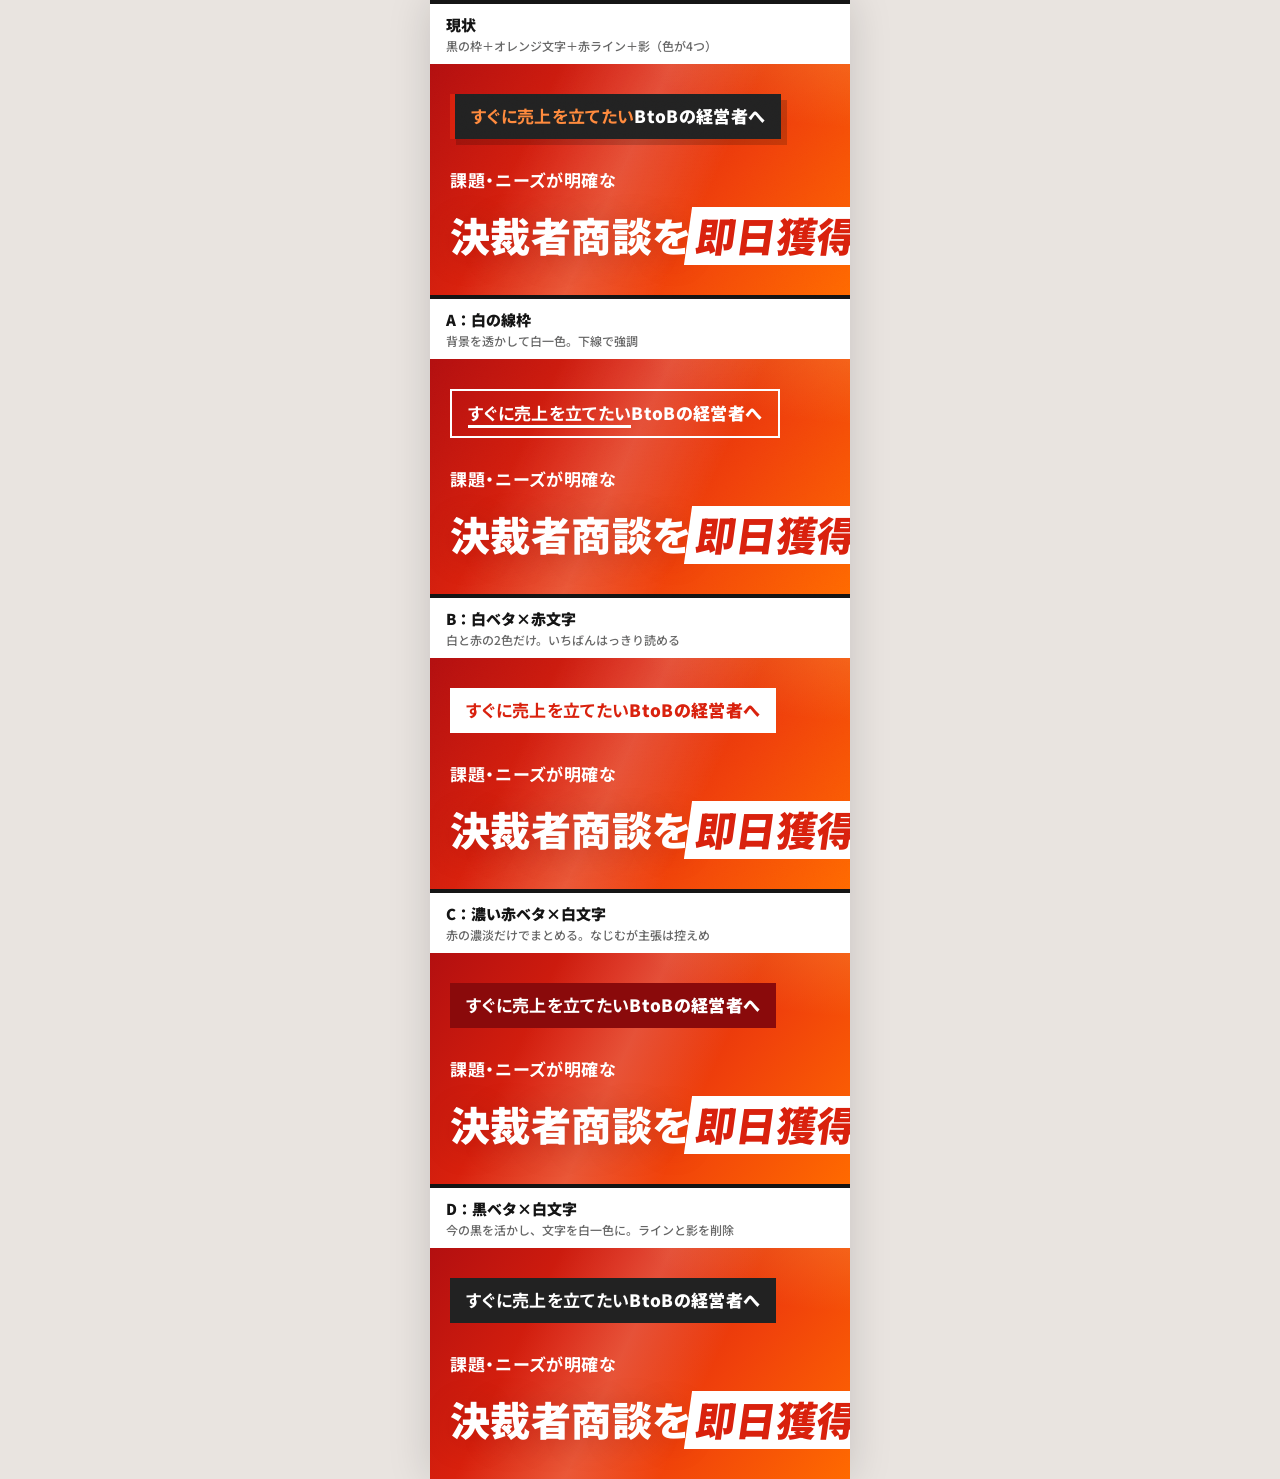
<file: _compare-color.html>
<!DOCTYPE html>
<html lang="ja">
<head>
<meta charset="UTF-8">
<meta name="viewport" content="width=device-width, initial-scale=1">
<meta name="robots" content="noindex, nofollow">
<title>対象者の配色 比較案</title>
<link href="https://fonts.googleapis.com/css2?family=Archivo:ital,wght@0,600;0,800;0,900;1,600;1,800;1,900&family=Noto+Sans+JP:wght@400;500;700;900&display=swap" rel="stylesheet">
<link rel="stylesheet" href="css/style.css?v=20261028l">
<style>
body{background:#e9e4e0;margin:0;}
.cmp-wrap{max-width:420px;margin:0 auto;}
.cmp-lbl{background:#fff;color:#141414;font:900 15px 'Noto Sans JP';padding:10px 16px;margin:0;border-top:4px solid #141414;}
.cmp-lbl small{display:block;font-weight:500;font-size:12px;color:#666;margin-top:2px;}
.cmp-wrap .fv{min-height:0;padding:30px 20px 30px;}
.vA .fv-for>span{background:transparent;color:#fff;border:2px solid #fff;box-shadow:none;}
.vA .fv-for b{color:#fff;border-bottom:3px solid #fff;}
.vB .fv-for>span{background:#fff;color:var(--red);border-left:0;box-shadow:none;}
.vB .fv-for b{color:var(--red);}
.vC .fv-for>span{background:#8a0a0b;color:#fff;border-left:0;box-shadow:none;}
.vC .fv-for b{color:#fff;}
.vD .fv-for>span{background:#222;color:#fff;border-left:0;box-shadow:none;}
.vD .fv-for b{color:#fff;}
</style>
</head>
<body>
<div class="cmp-wrap lp">
<p class="cmp-lbl">現状<small>黒の枠＋オレンジ文字＋赤ライン＋影（色が4つ）</small></p>
<section class="sec fv bg-red "><div class="sec-in">
  <p class="fv-for"><span><b>すぐに売上を立てたい</b>BtoBの経営者へ</span></p>
  <p class="fv-pre">課題・ニーズが明確な</p>
  <h1 class="fv-copy fv-copy1">決裁者商談を<span class="hl-w hl-sk">即日獲得。</span></h1>
</div></section>
<p class="cmp-lbl">A：白の線枠<small>背景を透かして白一色。下線で強調</small></p>
<section class="sec fv bg-red vA"><div class="sec-in">
  <p class="fv-for"><span><b>すぐに売上を立てたい</b>BtoBの経営者へ</span></p>
  <p class="fv-pre">課題・ニーズが明確な</p>
  <h1 class="fv-copy fv-copy1">決裁者商談を<span class="hl-w hl-sk">即日獲得。</span></h1>
</div></section>
<p class="cmp-lbl">B：白ベタ×赤文字<small>白と赤の2色だけ。いちばんはっきり読める</small></p>
<section class="sec fv bg-red vB"><div class="sec-in">
  <p class="fv-for"><span><b>すぐに売上を立てたい</b>BtoBの経営者へ</span></p>
  <p class="fv-pre">課題・ニーズが明確な</p>
  <h1 class="fv-copy fv-copy1">決裁者商談を<span class="hl-w hl-sk">即日獲得。</span></h1>
</div></section>
<p class="cmp-lbl">C：濃い赤ベタ×白文字<small>赤の濃淡だけでまとめる。なじむが主張は控えめ</small></p>
<section class="sec fv bg-red vC"><div class="sec-in">
  <p class="fv-for"><span><b>すぐに売上を立てたい</b>BtoBの経営者へ</span></p>
  <p class="fv-pre">課題・ニーズが明確な</p>
  <h1 class="fv-copy fv-copy1">決裁者商談を<span class="hl-w hl-sk">即日獲得。</span></h1>
</div></section>
<p class="cmp-lbl">D：黒ベタ×白文字<small>今の黒を活かし、文字を白一色に。ラインと影を削除</small></p>
<section class="sec fv bg-red vD"><div class="sec-in">
  <p class="fv-for"><span><b>すぐに売上を立てたい</b>BtoBの経営者へ</span></p>
  <p class="fv-pre">課題・ニーズが明確な</p>
  <h1 class="fv-copy fv-copy1">決裁者商談を<span class="hl-w hl-sk">即日獲得。</span></h1>
</div></section>
</div>
</body>
</html>
</file>
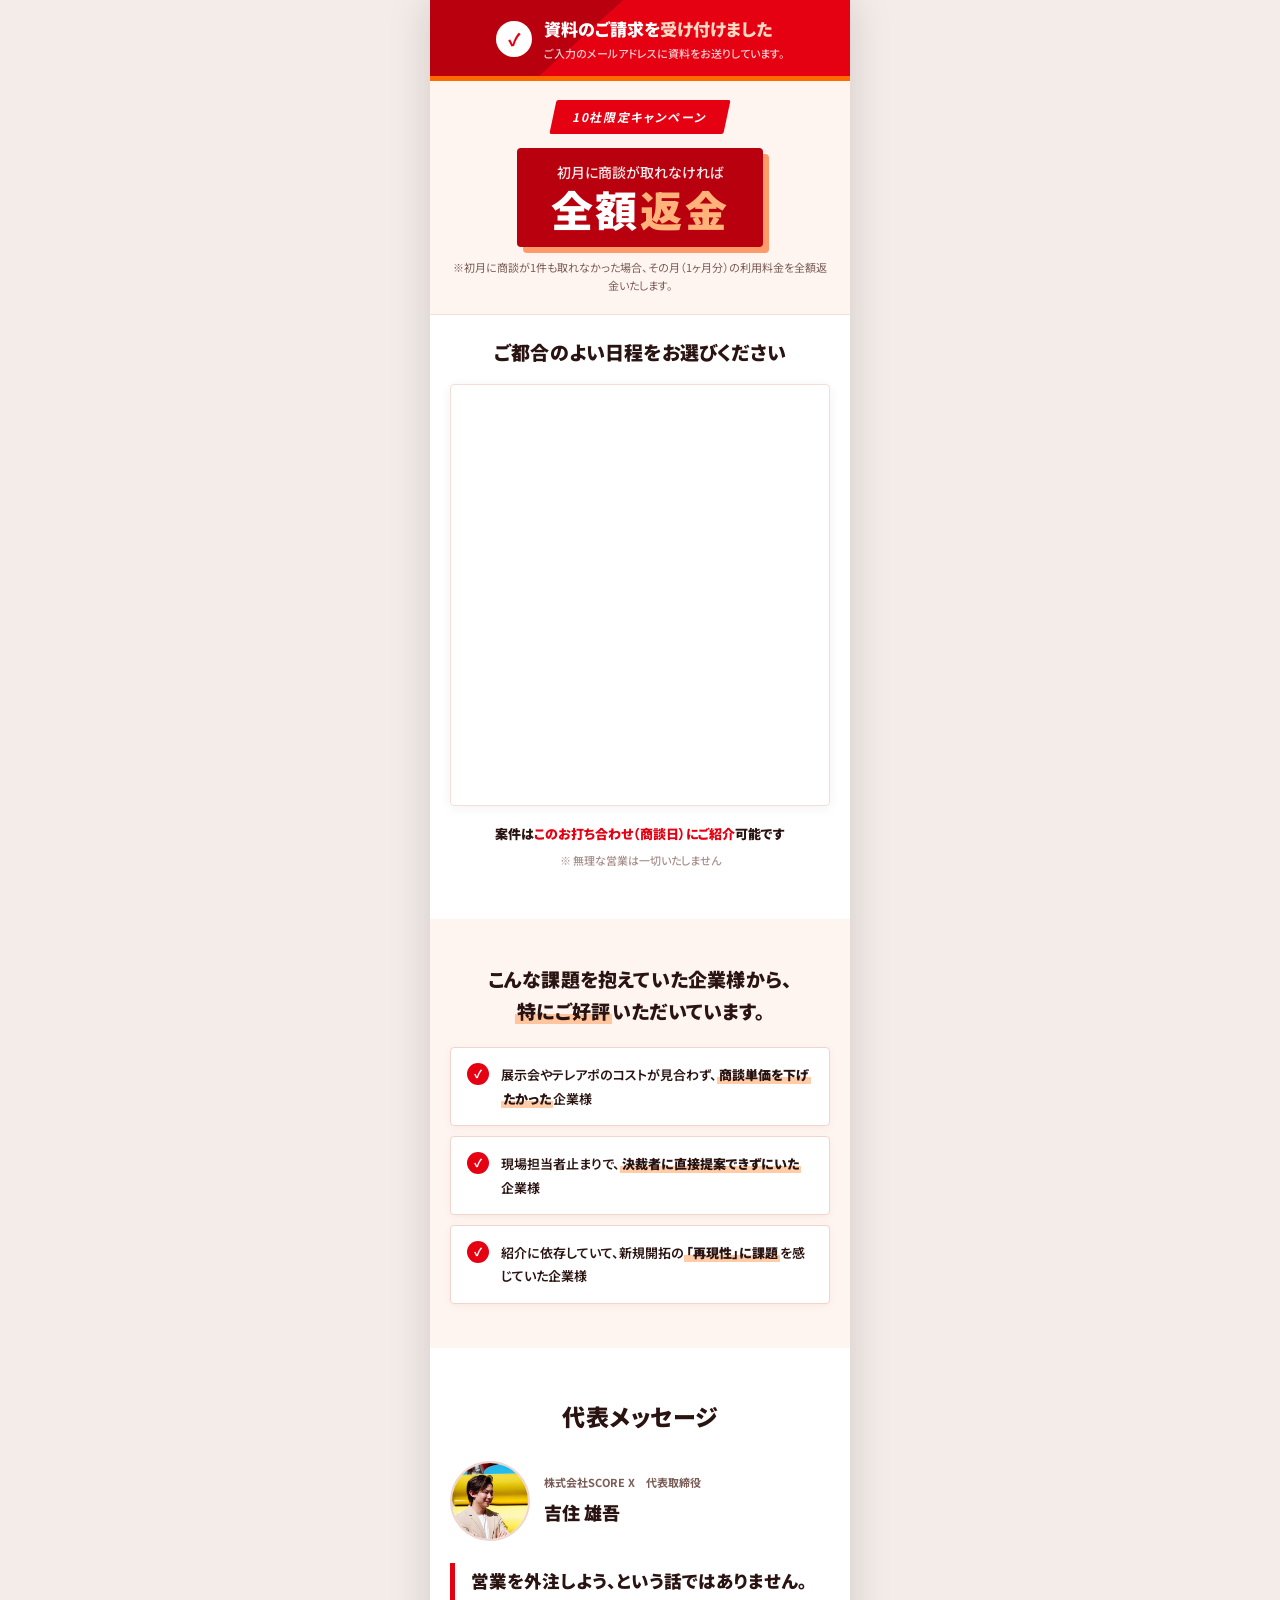
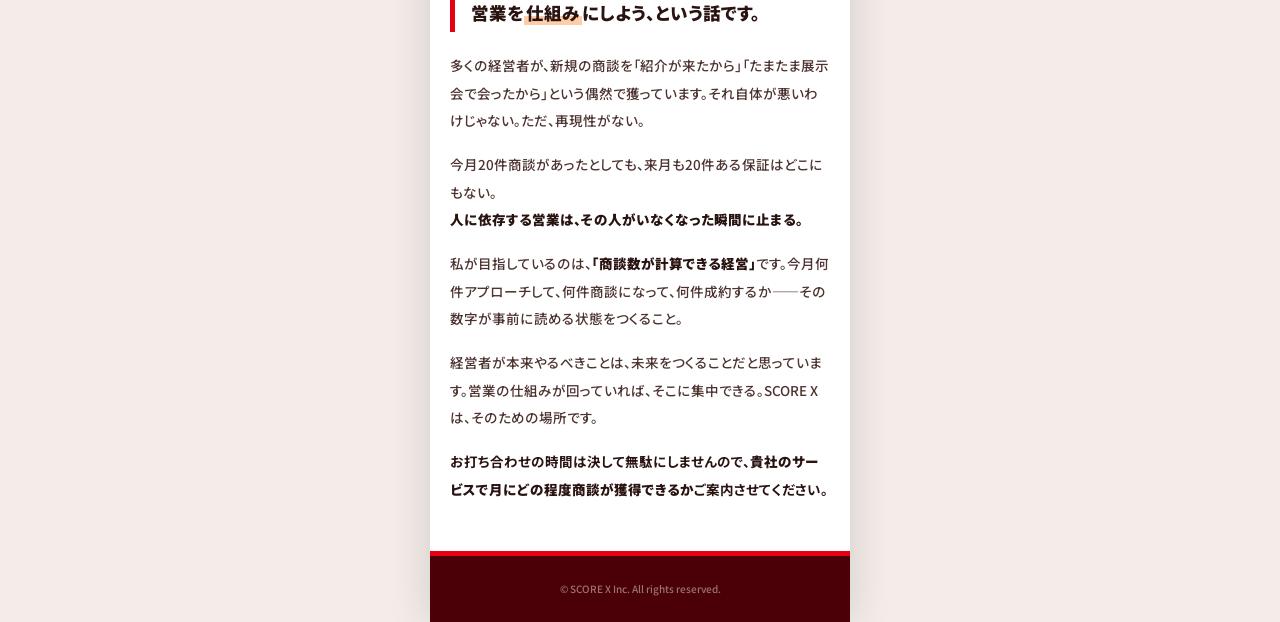
<file: thanks.html>
<!DOCTYPE html>
<html lang="ja">
<head>
<meta charset="UTF-8">
<meta name="robots" content="noindex, nofollow">
<meta name="viewport" content="width=device-width, initial-scale=1">
<!-- Google Tag Manager -->
<script>(function(w,d,s,l,i){w[l]=w[l]||[];w[l].push({'gtm.start':
new Date().getTime(),event:'gtm.js'});var f=d.getElementsByTagName(s)[0],
j=d.createElement(s),dl=l!='dataLayer'?'&l='+l:'';j.async=true;j.src=
'https://www.googletagmanager.com/gtm.js?id='+i+dl;f.parentNode.insertBefore(j,f);
})(window,document,'script','dataLayer','GTM-TBVCL29K');</script>
<!-- End Google Tag Manager -->
<title>資料請求完了｜SCORE X</title>
<link rel="preconnect" href="https://fonts.googleapis.com">
<link href="https://fonts.googleapis.com/css2?family=Archivo:ital,wght@0,600;0,800;0,900;1,600;1,800;1,900&family=Noto+Sans+JP:wght@400;500;700;900&display=swap" rel="stylesheet">
<link rel="stylesheet" href="css/style.css?v=20261027c">
<style>
  /* サンクスページ専用 */
  @keyframes fadeUp{from{opacity:0;transform:translateY(18px)}to{opacity:1;transform:translateY(0)}}
  @keyframes scaleIn{from{opacity:0;transform:scale(0.6)}to{opacity:1;transform:scale(1)}}
  @keyframes shimmer{0%{background-position:200% center}100%{background-position:-200% center}}
  @keyframes pulseGlow{0%,100%{box-shadow:0 0 0 0 rgba(255,210,74,0.5)}50%{box-shadow:0 0 24px 6px rgba(255,210,74,0.25)}}
  .thx-fade{animation:fadeUp .5s ease both}
  .thx-fade-d1{animation-delay:.1s}
  .thx-fade-d2{animation-delay:.2s}
  .thx-fade-d3{animation-delay:.3s}
  .thx-fade-d4{animation-delay:.4s}
  .thx-check{animation:scaleIn .4s cubic-bezier(.34,1.56,.64,1) both}
  @media(prefers-reduced-motion:reduce){.thx-fade,.thx-check{animation:none;opacity:1;transform:none}}
</style>
</head>
<body>
<!-- Google Tag Manager (noscript) -->
<noscript><iframe src="https://www.googletagmanager.com/ns.html?id=GTM-TBVCL29K"
height="0" width="0" style="display:none;visibility:hidden"></iframe></noscript>
<!-- End Google Tag Manager (noscript) -->
<div style="max-width:420px;margin:0 auto;background:#ffffff;box-shadow:0 0 40px rgba(0,0,0,0.15)">

  <!-- 受付メッセージ（コンパクト） -->
  <div class="thx-fade" style="position:relative;overflow:hidden;background:#E50012;color:#fff;padding:16px 20px 14px;text-align:center">
    <div style="position:absolute;inset:0;pointer-events:none;overflow:hidden">
      <div style="position:absolute;inset:0;background:#B8000E;clip-path:polygon(0 0,46% 0,26% 100%,0 100%)"></div>
      <div class="sx-stripes" style="position:absolute;top:0;right:0;width:150px;height:100%;--sx-stripe:rgba(255,255,255,0.1);clip-path:polygon(40% 0,100% 0,100% 100%,0 100%)"></div>
    </div>
    <div style="position:relative;display:flex;align-items:center;justify-content:center;gap:12px">
      <div class="thx-check" style="flex-shrink:0;width:36px;height:36px;border-radius:50%;background:#fff;color:#E50012;display:flex;align-items:center;justify-content:center;font-size:17px;font-weight:900">✓</div>
      <div style="text-align:left">
        <p style="margin:0;font-size:17px;font-weight:900;line-height:1.5">資料のご請求を<span style="color:#FFD9C2">受け付けました</span></p>
        <p style="margin:3px 0 0;font-size:11px;font-weight:500;color:rgba(255,255,255,0.8);line-height:1.6">ご入力のメールアドレスに資料をお送りしています。</p>
      </div>
    </div>
  </div>

  <!-- 限定オファー -->
  <section class="thx-fade thx-fade-d1" style="position:relative;overflow:hidden;background:#FFF5F0;padding:24px 20px 20px;text-align:center;border-bottom:1px solid #F3DED8">
    <!-- 装飾ライン -->
    <div style="position:absolute;top:0;left:0;right:0;height:5px;background:#FF6A00"></div>
    <!-- ラベル -->
    <div class="thx-fade thx-fade-d2" style="margin:0 auto 14px">
      <span style="display:inline-block;background:#E50012;color:#fff;font-size:12px;font-weight:700;letter-spacing:0.14em;padding:6px 20px;border-radius:2px;transform:skewX(-12deg)">10社限定キャンペーン</span>
    </div>
    <!-- メインコピー -->
    <div class="thx-fade thx-fade-d4" style="display:inline-block;position:relative;padding:14px 34px 12px;border-radius:4px;background:#B8000E;box-shadow:6px 6px 0 #FF9A6B">
      <p style="margin:0;font-size:14px;font-weight:500;line-height:1.5;color:rgba(255,255,255,0.92)">初月に商談が取れなければ</p>
      <p style="margin:0;font-size:42px;font-weight:900;line-height:1.25;letter-spacing:0.06em;color:#fff">全額<span style="color:#FFB27A">返金</span></p>
    </div>
    <p style="margin:12px 0 0;font-size:11px;font-weight:400;color:#7A5C57;line-height:1.6">※初月に商談が1件も取れなかった場合、その月（1ヶ月分）の利用料金を全額返金いたします。</p>
  </section>

  <!-- 日程調整セクション -->
  <section id="schedule" class="thx-fade thx-fade-d4" style="padding:20px 20px 48px;background:#fff">
    <h2 style="margin:0 0 14px;text-align:center;font-size:19px;font-weight:900;letter-spacing:0.01em;color:#2A1412">ご都合のよい日程をお選びください</h2>
    <div style="min-height:420px;border:1.5px solid #F3DED8;border-radius:4px;overflow:hidden;box-shadow:0 2px 12px rgba(90,0,8,0.06)">
      <div id="timerex_calendar" data-url="https://timerex.net/s/yugo8515_ee53/6590cb62"></div>
    </div>
    <p style="margin:16px 0 0;text-align:center;font-size:13px;font-weight:900;color:#2A1412">案件は<span style="color:#E50012">このお打ち合わせ（商談日）にご紹介</span>可能です</p>
    <p style="margin:6px 0 0;text-align:center;font-size:11px;color:#A8908B">※ 無理な営業は一切いたしません</p>
  </section>

  <!-- 好評いただいている企業様 -->
  <section style="padding:44px 20px;background:#FFF5F0">
    <h2 style="margin:0 0 20px;text-align:center;font-size:19px;font-weight:900;line-height:1.7;color:#2A1412;text-wrap:pretty">こんな課題を抱えていた企業様から、<br><span style="color:#2A1412;font-weight:900;background:linear-gradient(transparent 62%,rgba(255,106,0,0.34) 62%);padding:0 2px;-webkit-box-decoration-break:clone;box-decoration-break:clone">特にご好評</span>いただいています。</h2>
    <div style="display:flex;flex-direction:column;gap:10px">
      <div style="display:flex;align-items:flex-start;gap:12px;background:#fff;border:1.5px solid #F0D5CE;border-radius:4px;padding:15px 16px;box-shadow:0 2px 8px rgba(90,0,8,0.05)"><span style="flex-shrink:0;width:22px;height:22px;border-radius:50%;background:#E50012;color:#fff;display:flex;align-items:center;justify-content:center;font-size:11px;font-weight:900">✓</span><p style="margin:0;font-size:13px;font-weight:600;line-height:1.8;color:#2A1412">展示会やテレアポのコストが見合わず、<span style="color:#2A1412;font-weight:900;background:linear-gradient(transparent 62%,rgba(255,106,0,0.34) 62%);padding:0 2px;-webkit-box-decoration-break:clone;box-decoration-break:clone">商談単価を下げたかった</span>企業様</p></div>
      <div style="display:flex;align-items:flex-start;gap:12px;background:#fff;border:1.5px solid #F0D5CE;border-radius:4px;padding:15px 16px;box-shadow:0 2px 8px rgba(90,0,8,0.05)"><span style="flex-shrink:0;width:22px;height:22px;border-radius:50%;background:#E50012;color:#fff;display:flex;align-items:center;justify-content:center;font-size:11px;font-weight:900">✓</span><p style="margin:0;font-size:13px;font-weight:600;line-height:1.8;color:#2A1412">現場担当者止まりで、<span style="color:#2A1412;font-weight:900;background:linear-gradient(transparent 62%,rgba(255,106,0,0.34) 62%);padding:0 2px;-webkit-box-decoration-break:clone;box-decoration-break:clone">決裁者に直接提案できずにいた</span>企業様</p></div>
      <div style="display:flex;align-items:flex-start;gap:12px;background:#fff;border:1.5px solid #F0D5CE;border-radius:4px;padding:15px 16px;box-shadow:0 2px 8px rgba(90,0,8,0.05)"><span style="flex-shrink:0;width:22px;height:22px;border-radius:50%;background:#E50012;color:#fff;display:flex;align-items:center;justify-content:center;font-size:11px;font-weight:900">✓</span><p style="margin:0;font-size:13px;font-weight:600;line-height:1.8;color:#2A1412">紹介に依存していて、新規開拓の<span style="color:#2A1412;font-weight:900;background:linear-gradient(transparent 62%,rgba(255,106,0,0.34) 62%);padding:0 2px;-webkit-box-decoration-break:clone;box-decoration-break:clone">「再現性」に課題</span>を感じていた企業様</p></div>
    </div>
  </section>

  <!-- 代表メッセージ -->
  <section style="padding:48px 20px;background:#fff">
    <h2 style="margin:0 0 24px;text-align:center;font-size:23px;font-weight:900;letter-spacing:0.02em;color:#2A1412">代表メッセージ</h2>
    <div style="display:flex;align-items:center;gap:14px;margin-bottom:22px">
      <img src="img/img-ceo.jpg" alt="代表取締役 吉住 雄吾" style="flex-shrink:0;width:76px;height:76px;border-radius:50%;object-fit:cover;object-position:center top;border:2px solid #F0D5CE">
      <div>
        <p style="margin:0 0 3px;font-size:11px;font-weight:700;color:#7A5C57">株式会社SCORE X　代表取締役</p>
        <p style="margin:0;font-size:18px;font-weight:900;color:#2A1412">吉住 雄吾</p>
      </div>
    </div>
    <div style="border-left:5px solid #E50012;padding:2px 0 2px 16px;margin-bottom:20px">
      <p style="margin:0;font-size:17.5px;font-weight:900;line-height:1.85;color:#2A1412;text-wrap:pretty">営業を外注しよう、という話ではありません。<br>営業を<span style="color:#2A1412;font-weight:900;background:linear-gradient(transparent 62%,rgba(255,106,0,0.34) 62%);padding:0 2px;-webkit-box-decoration-break:clone;box-decoration-break:clone">仕組み</span>にしよう、という話です。</p>
    </div>
    <div style="font-size:13.5px;font-weight:500;line-height:2.05;color:#4D3330;display:flex;flex-direction:column;gap:16px">
      <p style="margin:0">多くの経営者が、新規の商談を「紹介が来たから」「たまたま展示会で会ったから」という偶然で獲っています。それ自体が悪いわけじゃない。ただ、再現性がない。</p>
      <p style="margin:0">今月20件商談があったとしても、来月も20件ある保証はどこにもない。<br><strong style="color:#2A1412;font-weight:900">人に依存する営業は、その人がいなくなった瞬間に止まる。</strong></p>
      <p style="margin:0">私が目指しているのは、<strong style="color:#2A1412;font-weight:900">「商談数が計算できる経営」</strong>です。今月何件アプローチして、何件商談になって、何件成約するか——その数字が事前に読める状態をつくること。</p>
      <p style="margin:0">経営者が本来やるべきことは、未来をつくることだと思っています。営業の仕組みが回っていれば、そこに集中できる。SCORE Xは、そのための場所です。</p>
      <p style="margin:0;font-weight:700;color:#2A1412">お打ち合わせの時間は決して無駄にしませんので、<strong style="color:#2A1412;font-weight:900">貴社のサービスで月にどの程度商談が獲得できるか</strong>ご案内させてください。</p>
    </div>
  </section>

  <footer style="background:#4A0006;border-top:5px solid #E50012;color:#fff;padding:24px 20px;text-align:center">
    <p style="margin:0;font-size:10px;color:rgba(255,255,255,0.45)">© SCORE X Inc. All rights reserved.</p>
  </footer>
</div>
<script src="js/main.js?v=20260917a"></script>
<script id="timerex_embed" src="https://asset.timerex.net/js/embed.js"></script>
<script>window.addEventListener('load',function(){if(window.TimerexCalendar){TimerexCalendar();}});</script>
</body>
</html>
</file>
<file: css/style.css>
/* SCORE X LP 共通スタイル */
html,body{margin:0;padding:0;background:#F4ECE9;}
html{scroll-behavior:smooth;}
/* 追従ヘッダー分だけアンカー位置をずらす */
section[id]{scroll-margin-top:60px;}
@media (prefers-reduced-motion:reduce){html{scroll-behavior:auto;}}
body{font-family:'Noto Sans JP',sans-serif;-webkit-font-smoothing:antialiased;color:#2A1412;letter-spacing:0.01em;}
p{font-weight:400;}
strong{font-weight:900;}
h1,h2,h3{letter-spacing:0.01em;}
a{color:#E50012;text-decoration:none;}
a:hover{color:#B8000E;}
input::placeholder{color:#C4ABA6;}
@keyframes marquee{from{transform:translateX(0)}to{transform:translateX(-50%)}}
/* CTAボタンのホバー */
a.cta{transition:transform .2s ease;}
a.cta:hover{transform:translateY(-2px);}
/* フォーム入力のフォーカス */
input:focus,select:focus{border-color:#E50012 !important;outline:none;background:#fff !important;}
/* フォーム選択肢のホバー */
label:hover{border-color:#E50012 !important;background:#FFF8F5 !important;}
/* プルダウン（現在の課題／興味を持ったポイント） */
select.form-select{
  width:100%;box-sizing:border-box;
  border:1.5px solid #F0D5CE;border-radius:8px;
  padding:14px 40px 14px 14px;
  font-size:14px;font-family:inherit;font-weight:500;
  color:#2A1412;background-color:#FFF8F5;
  -webkit-appearance:none;appearance:none;cursor:pointer;
  background-image:url("data:image/svg+xml;charset=utf-8,%3Csvg%20xmlns='http://www.w3.org/2000/svg'%20viewBox='0%200%2012%208'%3E%3Cpath%20d='M1%201l5%205%205-5'%20stroke='%23E50012'%20stroke-width='2'%20fill='none'%20stroke-linecap='round'%20stroke-linejoin='round'/%3E%3C/svg%3E");
  background-repeat:no-repeat;background-position:right 14px center;background-size:12px 8px;
}
select.form-select:invalid{color:#A8908B;}

/* ===== 画像拡大（PC:ホバープレビュー／全画面ギャラリー・SP:タップで横画面） ===== */
.zoomable{cursor:zoom-in;}
@media (hover:hover) and (pointer:fine){
  .zoomable:hover{box-shadow:0 0 0 2.5px #E50012;}
}

/* ホバー時のクイックプレビュー（PCのみ・クリック透過）
   パネルを固定サイズにして、画像の元寸法が違っても拡大時の大きさを揃える */
#zoomPeek{
  position:fixed;top:50%;left:50%;z-index:900;
  width:min(92vw,980px);height:min(74vh,560px);
  box-sizing:border-box;display:flex;flex-direction:column;
  transform:translate(-50%,-50%) scale(0.97);
  opacity:0;visibility:hidden;pointer-events:none;
  transition:opacity .16s ease,transform .16s ease,visibility .16s;
  padding:12px;border-radius:14px;background:rgba(255,255,255,0.97);
  box-shadow:0 26px 70px rgba(4,18,50,0.45);
}
#zoomPeek.is-visible{opacity:1;visibility:visible;transform:translate(-50%,-50%) scale(1);}
#zoomPeek img{flex:1 1 auto;min-height:0;width:100%;height:100%;object-fit:contain;display:block;border-radius:8px;}
#zoomPeek p{flex:0 0 auto;margin:10px 0 2px;text-align:center;font-size:12px;font-weight:700;color:#2A1412;}

/* 全画面ギャラリー */
#zoomOverlay{
  position:fixed;inset:0;z-index:1000;display:none;
  background:rgba(30,6,4,0.95);opacity:0;transition:opacity .18s ease;
}
#zoomOverlay.is-open{display:block;}
#zoomOverlay.is-visible{opacity:1;}
/* 表示ステージ（SPの縦持ち時はこれごと90度回転させる） */
#zoomStage{position:absolute;left:0;top:0;width:100%;height:100%;}
#zoomOverlay.is-rotated #zoomStage{
  width:100vh;height:100vw;          /* 古いブラウザ向けフォールバック */
  width:100dvh;height:100dvw;        /* アドレスバー分を除いた実寸 */
  transform:rotate(90deg) translateY(-100%);
  transform-origin:top left;
}
/* 横スライド用トラック */
#zoomTrack{
  position:absolute;inset:0;display:flex;
  overflow-x:auto;overflow-y:hidden;
  scroll-snap-type:x mandatory;scroll-behavior:smooth;
  -webkit-overflow-scrolling:touch;
  scrollbar-width:none;-ms-overflow-style:none;
}
#zoomTrack::-webkit-scrollbar{display:none;}
.zoom-slide{
  flex:0 0 100%;width:100%;height:100%;box-sizing:border-box;
  scroll-snap-align:center;scroll-snap-stop:always;
  display:flex;align-items:center;justify-content:center;
  padding:54px 58px 46px;
}
/* 画像はスライド枠いっぱいに収める＝どの画像でも拡大サイズが揃う */
.zoom-slide img{
  width:100%;height:100%;object-fit:contain;display:block;
  border-radius:8px;filter:drop-shadow(0 18px 50px rgba(0,0,0,0.5));
}
/* 前後ボタン */
.zoom-nav{
  position:absolute;top:50%;transform:translateY(-50%);
  width:46px;height:46px;border:none;border-radius:50%;
  background:rgba(255,255,255,0.92);color:#E50012;
  font-size:26px;font-weight:900;line-height:1;cursor:pointer;
  display:flex;align-items:center;justify-content:center;
  box-shadow:0 6px 18px rgba(0,0,0,0.35);
}
.zoom-nav:hover{background:#fff;}
#zoomPrev{left:8px;}
#zoomNext{right:8px;}
#zoomOverlay.is-single .zoom-nav{display:none;}
#zoomClose{
  position:absolute;top:10px;right:10px;width:44px;height:44px;
  border:none;border-radius:50%;background:rgba(255,255,255,0.95);color:#E50012;
  font-size:23px;font-weight:900;line-height:1;cursor:pointer;
  display:flex;align-items:center;justify-content:center;
  box-shadow:0 6px 18px rgba(0,0,0,0.3);z-index:2;
}
#zoomCaption{
  position:absolute;left:0;right:0;bottom:8px;margin:0;padding:0 60px;
  text-align:center;font-size:12px;font-weight:700;color:rgba(255,255,255,0.85);
  pointer-events:none;
}
/* SPは余白を詰めて画像を最大化 */
@media (max-width:767px){
  .zoom-slide{padding:38px 44px 34px;}
  .zoom-nav{width:40px;height:40px;font-size:22px;}
  #zoomPrev{left:4px;}
  #zoomNext{right:4px;}
}
@media (prefers-reduced-motion:reduce){
  #zoomPeek,#zoomOverlay{transition:none;}
  #zoomTrack{scroll-behavior:auto;}
}

/* ===== 案件掲示板UI（FV／SCORE Xセクション）のタブ ===== */
.board-tab{
  font-family:inherit;font-size:9.5px;font-weight:700;line-height:1.4;
  color:rgba(255,255,255,0.58);background:rgba(255,255,255,0.09);
  border:0;padding:5px 10px;border-radius:5px 5px 0 0;
  white-space:nowrap;flex-shrink:0;cursor:pointer;
  -webkit-appearance:none;appearance:none;
  transition:background .18s ease,color .18s ease;
}
.board-tab:hover{background:rgba(255,255,255,0.18);color:rgba(255,255,255,0.85);}
.board-tab.is-active,.board-tab.is-active:hover{background:#2A6CCB;color:#fff;font-weight:800;}
.board-count{
  margin-left:auto;padding-bottom:5px;font-size:9px;font-weight:700;
  color:rgba(255,255,255,0.6);white-space:nowrap;flex-shrink:0;
}
.board-ui img.is-hidden{display:none !important;}

/* 掲示板UIの「リアルタイム稼働中」を示す緑丸（ゆっくり脈打つ） */
.board-live{animation:boardLive 2s ease-out infinite;}
@keyframes boardLive{
  0%{box-shadow:0 0 0 0 rgba(74,222,128,0.55);opacity:1;}
  70%{box-shadow:0 0 0 7px rgba(74,222,128,0);opacity:.75;}
  100%{box-shadow:0 0 0 0 rgba(74,222,128,0);opacity:1;}
}
@media (prefers-reduced-motion:reduce){.board-live{animation:none;}}

/* ===== FVフォームの選択肢（質問形式） ===== */
.fvq-opt{
  display:flex;align-items:center;gap:12px;width:100%;box-sizing:border-box;
  padding:14px 14px;border:2px solid #F0D5CE;border-radius:8px;background:#fff;
  font-family:inherit;font-size:14px;font-weight:500;line-height:1.5;color:#2A1412;text-align:left;
  cursor:pointer;-webkit-appearance:none;appearance:none;transition:border-color .15s ease,background .15s ease;
}
.fvq-opt:hover{border-color:#E50012;}
.fvq-radio{flex-shrink:0;width:18px;height:18px;border-radius:50%;border:2px solid #C4ABA6;box-sizing:border-box;position:relative;}
.fvq-opt.is-selected{border-color:#E50012;background:#FFF1EA;color:#B8000E;}
.fvq-opt.is-selected .fvq-radio{border-color:#E50012;}
.fvq-opt.is-selected .fvq-radio::after{content:"";position:absolute;inset:3px;border-radius:50%;background:#E50012;}
/* 資料スライドのスクロールバー非表示（Chrome/Safari） */
.doc-track::-webkit-scrollbar{display:none;}

/* ===== 離脱POP ===== */
#exitPop{position:fixed;inset:0;z-index:200;display:none;align-items:center;justify-content:center;padding:16px;background:rgba(40,6,4,0.68);opacity:0;transition:opacity .25s ease;}
#exitPop.is-open{display:flex;}
#exitPop.is-visible{opacity:1;}
#exitPop .exit-pop-box{position:relative;width:100%;max-width:380px;border-radius:16px;overflow:hidden;box-shadow:0 18px 48px rgba(60,0,6,0.5);transform:translateY(16px) scale(.96);transition:transform .25s ease;}
#exitPop.is-visible .exit-pop-box{transform:none;}
#exitPop .exit-pop-close{position:absolute;top:8px;right:8px;z-index:2;width:32px;height:32px;border:none;border-radius:50%;background:rgba(255,255,255,0.18);color:#fff;font-size:20px;line-height:1;cursor:pointer;font-family:inherit;}
@media (prefers-reduced-motion:reduce){#exitPop,#exitPop .exit-pop-box{transition:none;}}


/* =========================================================
   デザイン（参考LP準拠：赤→オレンジ／斜体英字／スキュー）
========================================================= */
:root{
  --red:#d9210d;
  --red-deep:#a80f10;
  --orange:#ff6a00;
  --ink:#141414;
  --grey:#f5f3f0;
  --text:#444;
  --font-jp:"Noto Sans JP",-apple-system,BlinkMacSystemFont,"Hiragino Kaku Gothic ProN",sans-serif;
  --font-en:"Archivo","Noto Sans JP",sans-serif;
}
body{font-family:var(--font-jp);color:var(--ink);letter-spacing:0;line-height:1.8;font-feature-settings:"palt";}
p{font-weight:500;}
.lp{max-width:420px;margin:0 auto;background:#fff;box-shadow:0 0 40px rgba(0,0,0,0.15);position:relative;overflow-x:hidden;}
.lp *{box-sizing:border-box;}
:where(.lp) :where(p,h1,h2,h3,ul){margin:0;padding:0;}
:where(.lp) ul{list-style:none;}

/* 粒子ノイズ（質感） */
.lp::before{
  content:"";position:fixed;inset:0;z-index:300;pointer-events:none;
  background-image:url("data:image/svg+xml,%3Csvg xmlns='http://www.w3.org/2000/svg' width='300' height='300'%3E%3Cfilter id='n'%3E%3CfeTurbulence type='fractalNoise' baseFrequency='0.9' numOctaves='2' stitchTiles='stitch'/%3E%3C/filter%3E%3Crect width='100%25' height='100%25' filter='url(%23n)' opacity='0.5'/%3E%3C/svg%3E");
  opacity:.06;mix-blend-mode:overlay;
}

/* ---- 共通パーツ ---- */
.sk{display:inline-block;transform:skewX(-8deg);}
.sk>span{display:inline-block;transform:skewX(8deg);}
.en{font-family:var(--font-en);font-style:italic;font-weight:900;letter-spacing:.01em;}
/* 赤地に白ベタ／白地に赤ベタの差し込み */
.hl-w{background:#fff;color:var(--red);padding:.02em .2em .08em;-webkit-box-decoration-break:clone;box-decoration-break:clone;}
.hl-r{background:var(--red);color:#fff;padding:.02em .2em .08em;-webkit-box-decoration-break:clone;box-decoration-break:clone;}

.sec{position:relative;overflow:hidden;padding:72px 20px;}
.sec-in{position:relative;z-index:2;}
.giant{
  position:absolute;top:14px;left:-6px;z-index:1;
  font-family:var(--font-en);font-style:italic;font-weight:900;font-size:78px;line-height:1;letter-spacing:.02em;
  color:transparent;-webkit-text-stroke:1px rgba(20,20,20,.1);white-space:nowrap;pointer-events:none;user-select:none;
}
.giant.r{left:auto;right:-10px;}
.giant.on-dark{-webkit-text-stroke-color:rgba(255,255,255,.12);}
.giant.on-red{-webkit-text-stroke-color:rgba(255,255,255,.2);}
.eyebrow{
  display:flex;align-items:center;gap:12px;margin-bottom:14px;
  font-family:var(--font-en);font-style:italic;font-weight:900;font-size:13px;letter-spacing:.14em;color:var(--red);
}
.eyebrow::before{content:"";width:30px;height:4px;background:currentColor;transform:skewX(-20deg);}
.sec-title{font-weight:900;font-size:26px;line-height:1.45;letter-spacing:.01em;}
.sec-lead{margin-top:14px;font-size:14px;font-weight:700;line-height:1.9;}
.slash{font-weight:900;font-size:16px;letter-spacing:.06em;}
.slash::before{content:"＼";margin-right:.4em;}
.slash::after{content:"／";margin-left:.4em;}

/* グラデ背景（赤→オレンジ）＋斜めの光の帯 */
.bg-red{color:#fff;background:linear-gradient(128deg,#b30f10 0%,var(--red) 34%,#f0410b 66%,var(--orange) 100%);}
.bg-red-deep{color:#fff;background:linear-gradient(140deg,#8f0b0c 0%,var(--red-deep) 30%,var(--red) 70%,#f0410b 105%);}
.bg-red::before,.bg-red-deep::before{
  content:"";position:absolute;inset:-20%;pointer-events:none;z-index:0;
  background:linear-gradient(115deg,transparent 32%,rgba(255,255,255,.18) 47%,rgba(255,255,255,0) 60%),
             radial-gradient(60% 40% at 90% 6%,rgba(255,200,80,.32),transparent 70%);
}
.bg-ink{background:var(--ink);color:#fff;}
.bg-grey{background:var(--grey);}

/* ---- CTAボタン（スキューの長方形） ---- */
.btn{
  position:relative;display:flex;align-items:center;justify-content:center;gap:12px;width:100%;
  font-family:var(--font-jp);font-weight:900;font-size:17px;letter-spacing:.04em;line-height:1.4;
  padding:19px 20px;border:none;cursor:pointer;transform:skewX(-8deg);
  transition:transform .25s cubic-bezier(.2,.8,.2,1);
}
.btn>span{display:inline-block;transform:skewX(8deg);}
.btn .arw{width:30px;height:30px;flex:none;border-radius:50%;display:inline-flex;align-items:center;justify-content:center;font-family:var(--font-en);font-size:15px;transform:skewX(8deg);}
.btn:hover{transform:skewX(-8deg) translateY(-2px);}
a.btn:hover{color:inherit;}
.btn-white{background:#fff;color:var(--red);box-shadow:0 10px 30px rgba(0,0,0,.26);}
a.btn-white:hover,a.btn-white:visited{color:var(--red);}
.btn-white .arw{background:var(--red);color:#fff;}
.btn-red{background:var(--red);color:#fff;box-shadow:0 10px 30px rgba(217,33,13,.32);}
a.btn-red:hover,a.btn-red:visited{color:#fff;}
.btn-red .arw{background:#fff;color:var(--red);}
.cta-note{margin-top:12px;text-align:center;font-size:12px;font-weight:700;letter-spacing:.04em;}
.cta-note b{font-weight:900;}

/* ---- ヘッダー ---- */
.hd{position:sticky;top:0;z-index:50;display:flex;align-items:center;justify-content:space-between;gap:10px;padding:12px 16px;background:rgba(20,20,20,.94);backdrop-filter:blur(8px);}
.hd-logo{height:22px;display:block;filter:invert(1);}
.hd-right{display:flex;align-items:center;gap:6px;}
.hd-cta{display:inline-flex;align-items:center;gap:6px;background:var(--red);color:#fff;font-weight:700;font-size:11px;letter-spacing:.04em;padding:8px 12px;transform:skewX(-8deg);white-space:nowrap;}
.hd-cta>span{display:inline-block;transform:skewX(8deg);}
a.hd-cta:hover{color:#fff;}
#menuBtn span{background:#fff !important;}
#mobileMenu{background:var(--ink) !important;}

/* ---- FV ---- */
.fv{padding:40px 20px 56px;}
.fv-tag{margin-bottom:20px;}
.fv-tag .sk{background:#fff;color:var(--red);font-weight:900;font-size:12px;letter-spacing:.1em;padding:4px 12px;}
.fv-pre{font-size:15px;font-weight:700;letter-spacing:.04em;}
.fv-copy{margin-top:6px;font-weight:900;font-size:min(36px,9.4vw);line-height:1.45;letter-spacing:.01em;text-shadow:0 4px 30px rgba(120,10,0,.25);}
.fv-copy .hl-w{text-shadow:none;}
.fv-price{display:flex;align-items:baseline;gap:8px;margin-top:18px;white-space:nowrap;}
.fv-price .lbl{font-weight:900;font-size:15px;}
.fv-price .num{font-family:var(--font-en);font-style:italic;font-weight:900;font-size:min(58px,15.5vw);line-height:1;letter-spacing:-.01em;}
.fv-price .unit{font-weight:900;font-size:20px;}
.badges{display:flex;flex-wrap:nowrap;gap:8px;margin-top:20px;}
.badges li{flex:1;text-align:center;font-weight:900;font-size:min(13px,3.4vw);letter-spacing:.02em;border:2px solid #fff;padding:7px 4px;transform:skewX(-8deg);background:rgba(0,0,0,.12);white-space:nowrap;}
.badges li>span{display:inline-block;transform:skewX(8deg);}

/* キャンペーンカード（全額返金） */
.camp{position:relative;margin-top:30px;background:#fff;color:var(--ink);padding:26px 18px 16px;box-shadow:0 18px 44px rgba(90,5,0,.3);}
.camp-lbl{position:absolute;top:-14px;left:16px;background:var(--ink);color:#fff;font-weight:900;font-size:12px;letter-spacing:.1em;padding:5px 14px;}
.camp-pre{font-size:15px;font-weight:700;}
.camp-main{font-weight:900;font-size:min(48px,12.6vw);line-height:1.2;color:var(--red);letter-spacing:.04em;}
.camp-sub{margin-top:10px;padding-top:10px;border-top:1px solid #eee;font-size:13px;font-weight:500;color:var(--text);}
.camp-sub b{font-weight:900;color:var(--ink);}

/* FVフォーム */
.fv-form{position:relative;margin-top:44px;background:#fff;color:var(--ink);padding:30px 16px 20px;border-top:6px solid var(--red);box-shadow:0 18px 44px rgba(90,5,0,.3);}
.fv-form-lbl{position:absolute;top:-6px;left:50%;transform:translate(-50%,-50%) skewX(-8deg);background:var(--ink);color:#fff;font-weight:900;font-size:13px;letter-spacing:.06em;padding:7px 18px;white-space:nowrap;}
.fv-form-lbl>span{display:inline-block;transform:skewX(8deg);}
.fv-form-lbl b{color:var(--orange);}
.fv-form-ttl{text-align:center;font-weight:900;font-size:min(22px,5.9vw);line-height:1.4;}
.q-ttl{margin-bottom:12px;font-size:16px;font-weight:900;}
.q-ttl small{margin-left:6px;font-size:12px;font-weight:700;color:#999;}

/* 業種 */
.ind{margin-top:44px;}
.ind-ttl{text-align:center;font-weight:900;font-size:19px;line-height:1.6;margin-bottom:16px;}
.ind-grid{display:grid;grid-template-columns:1fr 1fr;gap:8px;}
.ind-grid p{background:#fff;color:var(--ink);font-weight:700;font-size:min(15px,4vw);line-height:1.35;padding:12px 10px;border-left:4px solid var(--red);white-space:nowrap;}
.ind-grid p small{font-size:.72em;}
.bg-ink .ind-grid p{border-left-color:var(--orange);}

/* フォーム共通 */
.fg{margin-bottom:20px;}
.fg-l{display:flex;align-items:center;gap:8px;margin-bottom:8px;font-weight:900;font-size:14px;letter-spacing:.02em;}
.req{display:inline-block;font-size:10px;font-weight:900;color:#fff;background:var(--red);padding:1px 8px;transform:skewX(-8deg);letter-spacing:.06em;}
.req>span{display:inline-block;transform:skewX(8deg);}
.fg input,.fg select,.lp select.form-select{
  width:100%;padding:14px 16px;font-size:16px;font-family:var(--font-jp);color:var(--ink);
  border:1.5px solid #ddd;background-color:#fafafa;border-radius:0;
  -webkit-appearance:none;appearance:none;
}
.fg select,.lp select.form-select{
  background-image:url("data:image/svg+xml,%3Csvg xmlns='http://www.w3.org/2000/svg' width='12' height='8'%3E%3Cpath d='M1 1l5 5 5-5' stroke='%23d9210d' stroke-width='2' fill='none'/%3E%3C/svg%3E");
  background-repeat:no-repeat;background-position:right 16px center;background-size:12px 8px;cursor:pointer;padding-right:40px;
}
.fg-note{margin-top:6px;font-size:11px;line-height:1.7;color:#888;}
.privacy{margin-top:12px;text-align:center;font-size:11px;color:#888;}
.privacy a{text-decoration:underline;}

/* ---- 権威性 ---- */
.trust{padding:48px 20px 40px;}
.trust-lead{text-align:center;font-size:15px;font-weight:700;line-height:1.8;}
.trust-lead b{color:var(--red);font-weight:900;}
.cond{background:var(--grey);border-left:5px solid var(--red);padding:16px 18px;}
.cond-t{font-weight:900;font-size:14px;margin-bottom:6px;}
.cond p{font-size:13px;line-height:1.8;color:var(--text);}
.cond b{color:var(--red);font-weight:900;}

/* ---- PROBLEM ---- */
.p-cards{display:flex;flex-direction:column;gap:30px;margin-top:40px;}
.p-card{position:relative;background:#fff;padding:30px 20px 24px;border-top:5px solid var(--red);box-shadow:0 14px 40px rgba(20,20,20,.07);}
.p-num{position:absolute;top:-22px;right:14px;font-family:var(--font-en);font-style:italic;font-weight:900;font-size:44px;line-height:1;color:transparent;-webkit-text-stroke:1.5px var(--red);}
.p-card h3{font-weight:900;font-size:18px;line-height:1.6;margin-bottom:10px;}
.p-card p{font-size:14px;color:#555;line-height:1.9;}
.p-drop{margin:44px 0 26px;text-align:center;color:var(--red);font-size:30px;line-height:1;}
.p-close{text-align:center;}
.p-close .s{font-size:15px;font-weight:700;color:var(--text);}
.p-close .l{margin-top:8px;font-weight:900;font-size:24px;line-height:1.6;}

/* ---- SOLUTION ---- */
.s-head{text-align:center;}
.s-logo{display:flex;align-items:center;justify-content:center;gap:8px;margin-bottom:18px;font-weight:900;font-size:16px;}
.s-logo img{height:24px;filter:invert(1);}
.s-pre{font-size:15px;font-weight:700;letter-spacing:.04em;}
.s-title{margin-top:6px;font-weight:900;font-size:30px;line-height:1.5;}
.s-badges{display:flex;flex-wrap:wrap;justify-content:center;gap:10px;margin-top:26px;}
.s-badges li{background:#fff;color:var(--red);font-weight:900;font-size:14px;padding:9px 16px;transform:skewX(-8deg);box-shadow:0 8px 22px rgba(90,5,0,.22);}
.s-badges li>span{display:inline-block;transform:skewX(8deg);}
.s-box{position:relative;margin-top:44px;background:#fff;color:var(--ink);padding:40px 16px 22px;box-shadow:0 20px 54px rgba(90,5,0,.3);text-align:center;}
.s-box-lbl{position:absolute;top:-18px;left:50%;transform:translateX(-50%) skewX(-8deg);background:var(--ink);color:#fff;font-weight:900;font-size:14px;letter-spacing:.06em;padding:8px 22px;white-space:nowrap;}
.s-box-lbl>span{display:inline-block;transform:skewX(8deg);}
.s-price{display:flex;align-items:baseline;justify-content:center;gap:6px;white-space:nowrap;}
.s-price .num{font-family:var(--font-en);font-style:italic;font-weight:900;font-size:min(58px,15vw);line-height:1;color:var(--red);}
.s-price .unit{font-weight:900;font-size:20px;color:var(--red);}
.s-know-t{margin:22px 0 12px;padding-top:18px;border-top:1px solid #eee;font-weight:900;font-size:15px;}
.s-know{display:grid;grid-template-columns:repeat(3,1fr);gap:6px;}
.s-know div{background:var(--grey);padding:14px 4px 12px;}
.s-know b{display:block;font-weight:900;font-size:20px;line-height:1.2;color:var(--red);}
.s-know span{display:block;margin-top:6px;font-size:11px;font-weight:500;line-height:1.5;color:#555;}
.s-know-c{margin-top:14px;font-size:14px;font-weight:700;}
.s-know-c b{color:var(--red);font-weight:900;}
.ba{margin-top:40px;}
.ba-col{padding:22px 20px;border:1px solid rgba(255,255,255,.24);background:rgba(0,0,0,.26);}
.ba-col.after{background:#fff;color:var(--ink);border:none;box-shadow:0 18px 50px rgba(90,5,0,.3);}
.ba-tag{display:inline-block;margin-bottom:10px;padding:3px 14px;transform:skewX(-8deg);border:1.5px solid currentColor;font-family:var(--font-en);font-style:italic;font-weight:900;font-size:12px;letter-spacing:.18em;}
.ba-col.after .ba-tag{background:var(--red);border-color:var(--red);color:#fff;}
.ba-col p{font-weight:700;font-size:16px;line-height:1.8;}
.ba-col p b{color:var(--red);font-weight:900;}
.ba-mid{display:flex;justify-content:center;padding:12px 0;}
.ba-mid span{width:48px;height:48px;border-radius:50%;display:flex;align-items:center;justify-content:center;background:rgba(0,0,0,.3);border:1.5px solid rgba(255,255,255,.5);font-family:var(--font-en);font-weight:900;font-size:22px;}

/* ---- REASON（黒） ---- */
.eyebrow.or{color:var(--orange);}
.steps{display:flex;flex-direction:column;gap:22px;margin-top:40px;}
.step{background:#fff;color:var(--ink);padding-bottom:24px;}
.step-h{display:flex;align-items:baseline;gap:10px;background:var(--red);color:#fff;padding:12px 20px;}
.step-h .st{font-family:var(--font-en);font-style:italic;font-weight:900;font-size:12px;letter-spacing:.2em;}
.step-h .num{font-family:var(--font-en);font-style:italic;font-weight:900;font-size:24px;line-height:1;}
.step h3{padding:20px 20px 0;font-weight:900;font-size:19px;line-height:1.55;}
.step p{padding:10px 20px 0;font-size:14px;color:#555;line-height:1.9;}

/* ---- EFFECT（比較） ---- */
.e-rows{display:flex;flex-direction:column;gap:16px;margin-top:36px;}
.e-cap{font-weight:900;font-size:13px;color:#999;letter-spacing:.04em;margin-bottom:6px;}
.e-b,.e-a{display:flex;align-items:center;gap:12px;padding:16px 18px;font-size:15px;line-height:1.6;}
.e-b{background:var(--grey);color:#666;font-weight:700;border-left:4px solid #c9c4bd;}
.e-a{background:var(--red);color:#fff;font-weight:900;box-shadow:0 10px 26px rgba(217,33,13,.2);}
.e-b i,.e-a i{flex:none;font-style:italic;font-family:var(--font-en);font-weight:900;font-size:10px;letter-spacing:.18em;width:52px;}
.e-b i{color:#999;}
.e-a i{color:rgba(255,255,255,.8);}
.e-mid{text-align:center;color:var(--red);font-family:var(--font-en);font-weight:900;font-size:16px;line-height:1;padding:6px 0;}
.e-note{margin-top:14px;font-size:11px;color:#888;}

/* ---- CASE ---- */
.cases{display:flex;gap:14px;overflow-x:auto;scroll-snap-type:x mandatory;margin:36px -20px 0;padding:0 20px 14px;-webkit-overflow-scrolling:touch;}
.case{flex:0 0 86%;scroll-snap-align:center;background:#fff;border-top:5px solid var(--red);box-shadow:0 14px 36px rgba(20,20,20,.1);}
.case-v{aspect-ratio:16/9;background:#000;position:relative;}
.case-play{position:absolute;top:50%;left:50%;transform:translate(-50%,-50%);width:52px;height:52px;border-radius:50%;background:var(--red);border:2px solid #fff;display:flex;align-items:center;justify-content:center;color:#fff;font-size:17px;padding-left:4px;}
.case-h{padding:18px 16px 14px;text-align:center;}
.case-who{display:inline-block;margin-bottom:10px;background:var(--ink);color:#fff;font-size:11px;font-weight:700;letter-spacing:.04em;padding:3px 12px;transform:skewX(-8deg);}
.case-who>span{display:inline-block;transform:skewX(8deg);}
.case-t{font-weight:900;font-size:19px;line-height:1.5;}
.case-t em{font-style:normal;color:var(--red);}
.case-l{background:var(--grey);padding:7px 16px;font-family:var(--font-jp);font-weight:900;font-size:12px;color:var(--red);letter-spacing:.04em;}
.case-p{padding:12px 16px 16px;font-size:13.5px;line-height:1.85;color:var(--text);}
.swipe{margin-top:6px;text-align:center;font-size:12px;color:#888;font-weight:500;}

/* ---- QUALITY ---- */
.q-num{font-family:var(--font-en);font-style:italic;font-weight:900;font-size:40px;color:var(--red);letter-spacing:-.01em;margin:0 .06em;}
.q-lead{margin-top:22px;background:#fff;border-left:5px solid var(--red);padding:16px 18px;font-size:15px;font-weight:700;line-height:1.8;}
.q-lead b{color:var(--red);font-weight:900;}
.q-sub{margin:38px 0 16px;font-weight:900;font-size:18px;text-align:center;}
.q-list{display:flex;flex-direction:column;gap:10px;}
.q-item{display:flex;gap:14px;align-items:flex-start;background:#fff;padding:16px 18px;box-shadow:0 8px 24px rgba(20,20,20,.05);}
.q-item .n{flex:none;font-family:var(--font-en);font-style:italic;font-weight:900;font-size:28px;line-height:1;color:transparent;-webkit-text-stroke:1.3px var(--red);}
.q-item h3{font-weight:900;font-size:16px;line-height:1.5;margin-bottom:4px;}
.q-item p{font-size:13.5px;color:#555;line-height:1.8;}
.q-dark{margin-top:30px;background:var(--ink);color:#fff;padding:26px 18px 22px;text-align:center;}
.q-dark .t1{font-size:12px;font-weight:700;letter-spacing:.08em;color:var(--orange);display:flex;align-items:center;justify-content:center;gap:6px;}
.q-dark .t1 img{height:12px;filter:invert(1);}
.q-dark .t2{margin:6px 0 18px;font-weight:900;font-size:18px;line-height:1.6;}
.q-sd{display:grid;grid-template-columns:1fr auto 1fr;gap:10px;align-items:stretch;margin-bottom:16px;}
.q-sd div{padding:14px 8px;}
.q-sd .d{border:1px solid rgba(255,255,255,.3);}
.q-sd .s{background:#fff;color:var(--ink);}
.q-sd b{display:block;font-weight:900;font-size:14px;color:var(--orange);margin-bottom:2px;}
.q-sd .s b{color:var(--red);}
.q-sd span{font-size:12px;line-height:1.6;}
.q-sd .x{display:flex;align-items:center;padding:0;color:var(--orange);font-weight:900;font-size:18px;}
.q-dark .t3{font-size:13px;line-height:1.9;color:rgba(255,255,255,.85);}

/* ---- PRICE ---- */
.pr-card{position:relative;margin-top:40px;background:#fff;color:var(--ink);text-align:center;padding:36px 18px 22px;box-shadow:0 20px 54px rgba(90,5,0,.3);}
.pr-lbl{display:inline-block;background:var(--ink);color:#fff;font-weight:900;font-size:15px;letter-spacing:.08em;padding:5px 20px;transform:skewX(-8deg);}
.pr-lbl>span{display:inline-block;transform:skewX(8deg);}
.pr-val{margin-top:10px;font-family:var(--font-en);font-style:italic;font-weight:900;font-size:84px;line-height:1.05;color:var(--red);}
.pr-val small{font-family:var(--font-jp);font-style:normal;font-weight:900;font-size:26px;margin-left:4px;}
.pr-note{margin-top:6px;font-size:12px;color:#888;line-height:1.7;}
.pr-feat-t{margin:20px 0 10px;padding-top:18px;border-top:1px solid #eee;font-weight:900;font-size:13px;letter-spacing:.1em;color:var(--red);}
.pr-feat{display:grid;grid-template-columns:1fr 1fr;gap:6px;}
.pr-feat li{background:var(--grey);padding:10px 4px;font-weight:700;font-size:13px;}
.pr-feat li::before{content:"✓";color:var(--red);font-weight:900;margin-right:6px;}
.pr-camp{margin-top:20px;background:rgba(0,0,0,.3);border:1px solid rgba(255,255,255,.28);padding:20px 20px;}
.pr-camp .a{font-weight:700;font-size:15px;}
.pr-camp .b{font-weight:900;font-size:36px;line-height:1.3;letter-spacing:.04em;}
.pr-camp .c{margin-top:4px;font-size:12px;opacity:.85;}
.pr-period{margin-top:28px;text-align:center;font-weight:900;font-size:20px;}

/* ---- FAQ ---- */
.faqs{display:flex;flex-direction:column;gap:10px;margin-top:34px;}
.faq{background:#fff;border:1.5px solid #e5e1da;}
.faq-btn{width:100%;display:flex;align-items:center;gap:12px;background:#fff;border:none;padding:16px 16px;cursor:pointer;text-align:left;font-family:var(--font-jp);}
.faq-q{flex:none;font-family:var(--font-en);font-style:italic;font-weight:900;font-size:18px;color:var(--red);}
.faq-t{flex:1;font-size:14.5px;font-weight:700;color:var(--ink);line-height:1.6;}
.faq-sym{flex:none;color:var(--red);font-weight:900;font-size:16px;}
.faq-ans{display:none;gap:12px;padding:0 16px 16px;background:#fff;border-top:1px dashed #e5e1da;}
.faq-a{flex:none;font-family:var(--font-en);font-style:italic;font-weight:900;font-size:18px;color:#bbb;padding-top:12px;}
.faq-ans p{padding-top:14px;font-size:13.5px;line-height:1.9;color:var(--text);}

/* ---- FORM ---- */
.f-camp{margin-top:30px;}
.logos{margin-top:30px;}
.logos-t{display:flex;align-items:center;gap:5px;margin-bottom:12px;padding-bottom:10px;border-bottom:2px solid #e5e1da;font-weight:900;font-size:15px;}
.logos-t img{height:14px;}
.logos-t small{font-size:11px;font-weight:700;color:#888;}
.logos-g{display:grid;grid-template-columns:repeat(4,1fr);gap:6px 10px;align-items:center;}
.logos-g div{height:44px;display:flex;align-items:center;justify-content:center;}
.logos-g img{max-height:30px;max-width:100%;display:block;}
.form-box{margin-top:30px;background:#fff;padding:30px 18px 26px;border-top:6px solid var(--red);box-shadow:0 24px 70px rgba(20,20,20,.1);}

/* ---- FOOTER ---- */
.ft{background:var(--ink);color:#fff;padding:44px 20px 124px;}
.ft img{height:26px;display:block;filter:invert(1);}
.ft p{margin-top:14px;font-size:12px;line-height:2;opacity:.7;}
.ft-links{display:flex;gap:18px;margin-top:18px;}
.ft-links a{color:rgba(255,255,255,.85);font-size:12px;font-weight:700;}
.ft-copy{margin-top:20px;font-family:var(--font-en);font-style:italic;font-weight:600;font-size:11px;letter-spacing:.12em;opacity:.5;}

/* FVの質問ボタン（四角に） */
.fvq-opt{border-radius:0;border:1.5px solid #ddd;font-family:var(--font-jp);font-weight:700;color:var(--ink);}
.fvq-opt:hover{border-color:var(--red);}
.fvq-opt.is-selected{border-color:var(--red);background:#fff5f2;color:var(--ink);}
.fvq-opt.is-selected .fvq-radio{border-color:var(--red);}
.fvq-opt.is-selected .fvq-radio::after{background:var(--red);}
input:focus,select:focus{border-color:var(--red) !important;}
.hl-sk{display:inline-block;transform:skewX(-8deg);line-height:1.35;}
#exitPop .exit-pop-box{border-radius:0;}

/* ---- FV：10社限定の吹き出し ---- */
.fv-top{display:flex;align-items:center;justify-content:space-between;gap:10px;margin-bottom:26px;}
.bubble{position:relative;display:inline-block;background:#fff;color:var(--ink);font-weight:900;font-size:15px;line-height:1.3;padding:10px 18px;border-radius:999px;box-shadow:0 8px 20px rgba(90,5,0,.3);white-space:nowrap;}
.bubble b{color:var(--red);font-size:20px;margin-right:4px;}
.bubble::after{content:"";position:absolute;left:30px;bottom:-11px;border-left:9px solid transparent;border-right:9px solid transparent;border-top:12px solid #fff;}
.fv-for{font-size:12px;font-weight:700;line-height:1.5;text-align:right;opacity:.95;}

/* 返金の注記 */
.camp-note{margin-top:8px;font-size:11px;font-weight:500;line-height:1.7;color:#777;}

/* ---- お悩み（落ち着いたグレーで「悩み」のトーンに） ---- */
.worry{background:linear-gradient(180deg,#e6e5e3 0%,#d3d1ce 100%);color:#45474b;}
.worry .giant{-webkit-text-stroke-color:rgba(60,60,60,.12);}
.worry .eyebrow{color:#8a8986;}
.worry .sec-title{color:#45474b;}
.worry .sec-lead{color:#6f6e6b;font-weight:500;}
.w-list{display:flex;flex-direction:column;gap:22px;margin-top:34px;}
.w-item{position:relative;width:90%;background:#fbfbfa;border:1.5px solid #c4c2be;border-radius:22px;padding:18px 20px 16px;}
.w-item.r{margin-left:auto;}
.w-item::before,.w-item::after{content:"";position:absolute;border:1.5px solid #c4c2be;background:#fbfbfa;border-radius:50%;}
.w-item::before{width:14px;height:14px;bottom:-12px;left:34px;}
.w-item::after{width:8px;height:8px;bottom:-22px;left:26px;}
.w-item.r::before{left:auto;right:34px;}
.w-item.r::after{left:auto;right:26px;}
.w-q{font-weight:700;font-size:16.5px;line-height:1.6;color:#45474b;}
.w-d{margin-top:8px;font-size:13px;line-height:1.85;color:#6f6e6b;}
.w-face{display:block;width:104px;height:auto;margin:30px auto 0;}
.worry .p-drop{color:#9a9894;margin-top:24px;}
.worry .p-close .s{color:#6f6e6b;}
.worry .p-close .l{color:#2c2d30;}

/* ---- SCORE Xなら：見出し1行 ---- */
.s-title{font-size:min(29px,7.6vw);}

/* ---- Before / After ---- */
.ba-ttl{text-align:center;font-weight:900;font-size:20px;margin-bottom:18px;}
.ba-h{font-weight:900;font-size:17px;margin-bottom:10px;}
.ba-list{display:flex;flex-direction:column;gap:8px;}
.ba-list li{position:relative;padding-left:24px;font-size:14.5px;font-weight:500;line-height:1.6;}
.ba-list li::before{content:"×";position:absolute;left:0;top:0;font-weight:900;color:rgba(255,255,255,.7);}
.ba-col.after .ba-list li{font-weight:700;}
.ba-col.after .ba-list li::before{content:"✓";color:var(--red);}
.ba-col.after .ba-list b{color:var(--red);font-weight:900;}

/* ---- COMPARE：比較表 ---- */
.cmp{margin-top:30px;}
.cmp-row{display:grid;grid-template-columns:66px 1fr 1fr;gap:0;}
.cmp-row>span{display:flex;flex-direction:column;align-items:center;justify-content:center;text-align:center;padding:12px 6px;line-height:1.45;border-bottom:1px solid #e5e1da;}
.cmp-row .k{background:var(--grey);font-size:12px;font-weight:700;color:#555;}
.cmp-row .o{background:#fff;font-size:13px;font-weight:500;color:#777;}
.cmp-row .x{background:#fff5f2;font-size:15px;font-weight:900;color:var(--red);border-left:3px solid var(--red);border-right:3px solid var(--red);}
.cmp-row i{display:block;font-style:normal;font-size:18px;line-height:1.1;margin-bottom:4px;}
.cmp-row .o i{color:#b5b1aa;}
.cmp-row .x i{color:var(--red);}
.cmp-head>span{border-bottom:none;font-weight:900;}
.cmp-head .k{background:transparent;}
.cmp-head .o{background:#d8d5cf;color:#555;font-size:12.5px;}
.cmp-head .x{background:var(--red);border-color:var(--red);}
.cmp-head .x img{height:16px;filter:invert(1);}
.cmp-row:last-child .x{border-bottom:3px solid var(--red);}

/* ---- なぜ商談の質が落ちないの？ ---- */
.q-why{margin-top:30px;background:var(--grey);border-top:5px solid var(--red);padding:24px 16px 20px;text-align:center;}
.q-why-t{font-weight:900;font-size:19px;margin-bottom:16px;}
.q-why-flow{display:grid;grid-template-columns:1fr auto 1fr;gap:8px;align-items:center;}
.q-why-flow>div{background:#fff;padding:14px 6px;box-shadow:0 6px 16px rgba(20,20,20,.05);}
.q-why-flow .l{font-size:12px;font-weight:700;color:#666;}
.q-why-flow .v{margin-top:4px;font-size:15px;font-weight:900;line-height:1.4;}
.q-why-flow .r .v{color:var(--red);}
.q-why-flow .plus{font-size:11px;font-weight:700;color:#888;}
.q-why-eq{margin:12px 0 6px;color:var(--red);font-size:18px;line-height:1;}
.q-why-res{font-size:17px;font-weight:700;}
.q-why-res b{color:var(--red);font-weight:900;}
.q-why-d{margin-top:12px;font-size:13px;line-height:1.85;color:#555;text-align:left;}

/* ---- 料金 ---- */
.pr-val{font-size:min(70px,17.5vw);}

/* 導入企業ロゴ：白いタイルに揃える（グレー背景でもロゴ画像の白地が浮かないように） */
.logos-g{gap:6px;}
.logos-g div{height:52px;background:#fff;padding:6px 8px;box-shadow:0 2px 8px rgba(20,20,20,.04);}
.logos-g img{max-height:32px;}
.worry .p-drop{margin-top:34px;}
/* ロゴ背景をグレーに（画像の白地もグレーに馴染ませる） */
.logos-g div{background:transparent;box-shadow:none;padding:6px 4px;}
.logos-g img{mix-blend-mode:multiply;}
.logos,.logos-g{background:var(--grey);}

/* 斜めハイライトが隣の文字に被らないよう余白 */
.hl-sk{margin:0 .24em 0 .1em;}

/* FV上部：吹き出しを単独で置き、対象者は見出しの上に1行で */
.fv-top{display:block;margin-bottom:22px;}
.fv-for{display:flex;align-items:center;gap:8px;font-size:13px;font-weight:700;letter-spacing:.06em;text-align:left;opacity:.9;margin-bottom:6px;}
.fv-for::before{content:"";width:22px;height:2px;background:#fff;}
.fv .fv-for{margin-bottom:16px;}
.fv .fv-top{margin-bottom:18px;}
.fv .bubble b{margin-right:0;}
.fv .fv-pre{font-size:17px;margin-bottom:2px;}
/* FV上部の対象者文言を大きく */
.fv .fv-for{font-size:min(19px,5vw);font-weight:900;letter-spacing:.02em;opacity:1;margin-bottom:18px;}
.fv .fv-for::before{width:18px;height:3px;flex:none;}
/* メインコピー1行 */
.fv-copy1{white-space:nowrap;font-size:min(34px,7.6vw);}

/* FV整理：対象者を独立した枠に */
.fv .fv-for{display:block;margin:0 0 22px;font-size:min(17px,4.5vw);font-weight:900;letter-spacing:.02em;opacity:1;}
.fv .fv-for::before{content:none;}
.fv .fv-for>span{display:inline-block;background:var(--ink);color:#fff;padding:9px 16px 10px;border-left:5px solid #fff;box-shadow:6px 6px 0 rgba(0,0,0,.18);}
.fv .fv-for b{color:#ff8a3d;}
/* FV：商談前にわかること（キャンペーン下） */
.fv-know{margin-top:22px;border:2px solid rgba(255,255,255,.85);background:rgba(0,0,0,.14);padding:16px 12px 14px;}
.fv-know-t{text-align:center;font-weight:700;font-size:15px;margin-bottom:12px;}
.fv-know-t b{font-weight:900;border-bottom:3px solid #ff8a3d;}
.fv-know-g{display:grid;grid-template-columns:repeat(3,1fr);gap:8px;list-style:none;}
.fv-know-g li{background:#fff;color:var(--ink);text-align:center;padding:12px 4px 10px;}
.fv-know-g b{display:block;color:var(--red);font-weight:900;font-size:min(18px,4.6vw);line-height:1.2;margin-bottom:5px;}
.fv-know-g span{display:block;font-size:11px;font-weight:500;line-height:1.5;color:#555;}
/* 対象者の枠：白背景 */
.fv .fv-for>span{background:#fff;color:var(--ink);border-left-color:var(--red-deep);}
.fv .fv-for b{color:var(--red);}

/* FVはキャンペーン＋CTAまで。画面いっぱいに余白をとって配置 */
.fv{min-height:calc(100svh - 64px);display:flex;flex-direction:column;justify-content:center;padding:36px 20px 40px;}
.fv .fv-for{margin-bottom:26px;}
.fv .fv-pre{margin-bottom:4px;}
.fv-price{margin-top:22px;}
.fv .camp{margin-top:36px;}
.fv .cta-note{margin-top:14px;}
/* FV直下：資料ダウンロード（グレー背景で区切る） */
.fv-next{padding:56px 20px 56px;color:var(--ink);}
.fv-next .fv-form{margin-top:0;}
.fv-next .ind{margin-top:48px;}
.fv-next .ind-ttl{color:var(--ink);}
.fv{min-height:min(calc(100svh - 64px),760px);}
/* 対象者の枠：グレー背景 */
.fv .fv-for>span{background:#e8e5e1;color:#3a3a3a;border-left-color:var(--ink);}
.fv .fv-for b{color:var(--red-deep);}
/* 対象者の枠：ヘッダーと同じ背景色 */
.fv .fv-for>span{background:#222;color:#fff;border-left-color:var(--red);}
.fv .fv-for b{color:#ff8a3d;}

/* キャンペーン枠：保証書風に刷新 */
.camp{padding:0 0 0;border:3px solid var(--ink);box-shadow:8px 8px 0 var(--ink);text-align:center;overflow:hidden;}
.camp::after{content:"返金\A保証";white-space:pre;position:absolute;top:58px;right:12px;width:58px;height:58px;border-radius:50%;border:2px solid var(--red);color:var(--red);font-weight:900;font-size:12px;line-height:1.25;display:flex;align-items:center;justify-content:center;transform:rotate(12deg);box-shadow:inset 0 0 0 3px #fff,inset 0 0 0 4px var(--red);}
.camp-lbl{position:static;display:block;padding:10px 12px;font-size:15px;letter-spacing:.16em;background:repeating-linear-gradient(-45deg,var(--ink) 0 12px,#2b2b2b 12px 24px);}
.camp-lbl b{color:#ff8a3d;font-size:1.25em;margin-right:.1em;}
.camp-pre{margin-top:22px;padding:0 18px;font-size:16px;font-weight:900;}
.camp-main{display:inline-block;margin-top:2px;font-size:min(64px,15vw);line-height:1.15;letter-spacing:.06em;background:linear-gradient(transparent 68%,rgba(217,33,13,.16) 68%);padding:0 .1em;}
.camp-note{margin:10px 0 0;padding:0 18px;text-align:left;}
.camp-sub{margin-top:14px;padding:12px 18px;border-top:2px solid var(--ink);background:var(--grey);font-size:14px;font-weight:700;}
.camp-sub b{color:var(--red);}


/* FV人物（右側に配置・下半身はキャンペーン枠の裏へ） */
.fv-man{position:absolute;z-index:1;top:58px;right:-34px;width:min(250px,60vw);height:auto;pointer-events:none;filter:drop-shadow(-8px 10px 24px rgba(60,0,0,.35));}
.fv .fv-for,.fv .fv-pre,.fv .fv-copy,.fv .fv-price{position:relative;z-index:2;}
.fv .camp{z-index:3;}
.fv-copy1{font-size:min(40px,9.6vw);line-height:1.3;}
.fv-copy1 .hl-sk{margin:6px 0 0 -.05em;}
.fv-price{flex-wrap:wrap;row-gap:2px;}
.fv-price .lbl{flex-basis:100%;}
</file>
